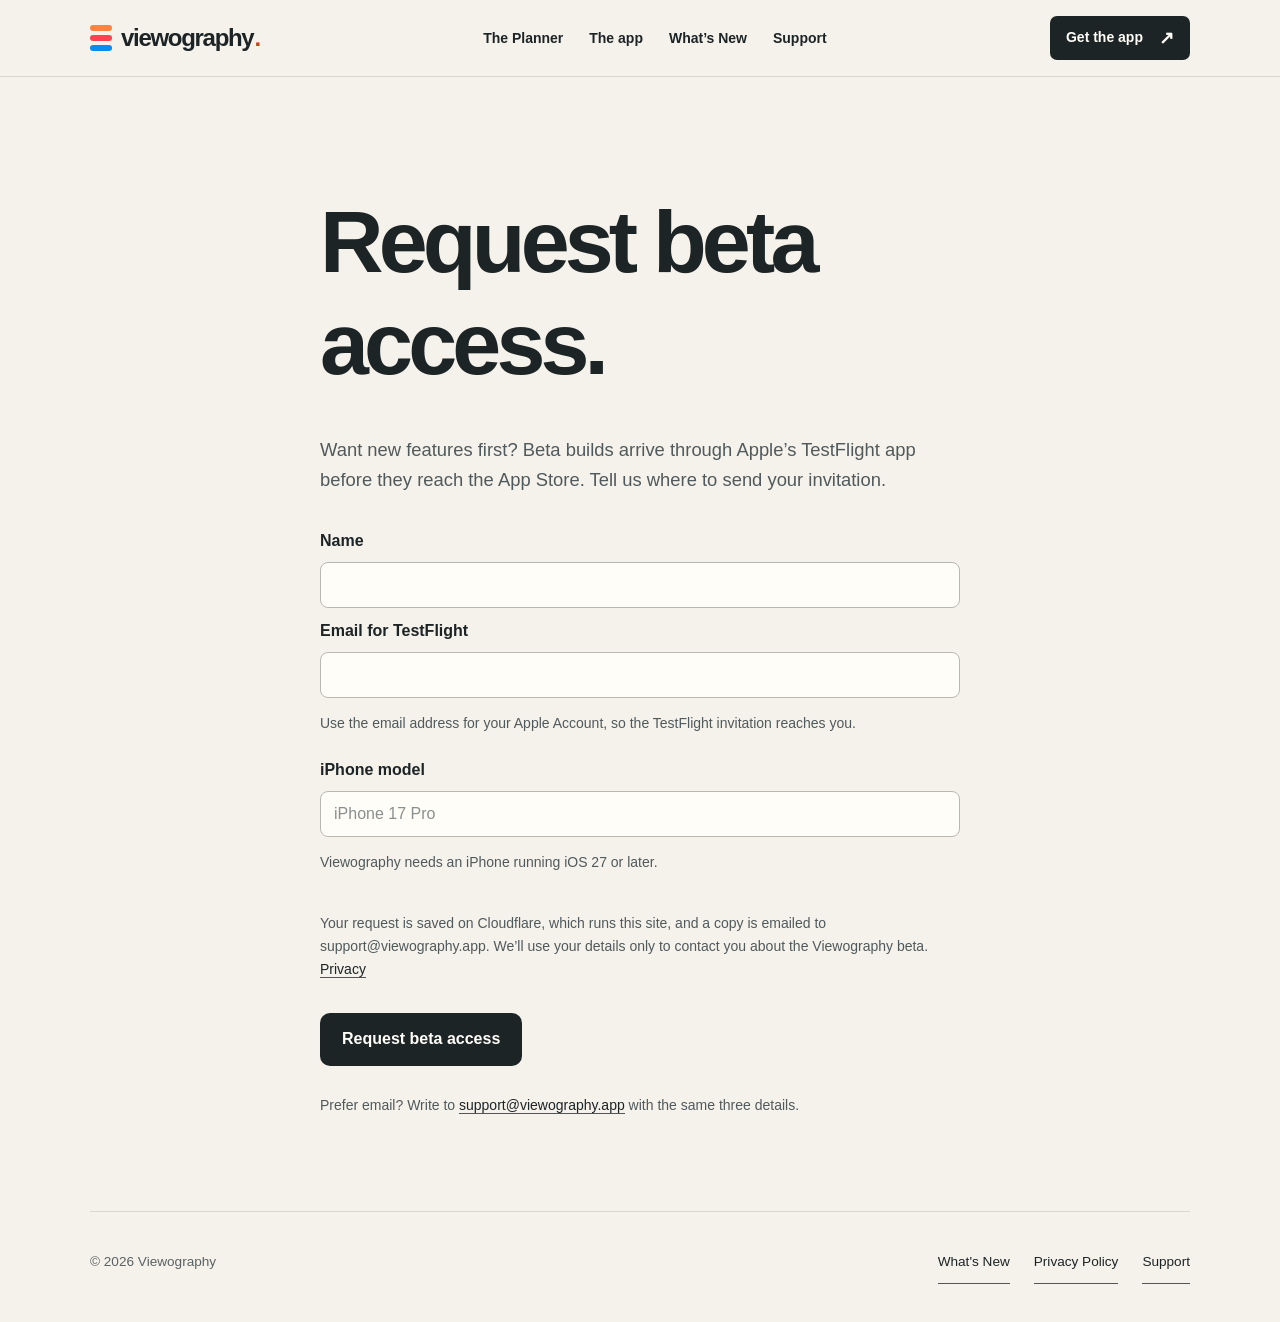
<file: beta/index.html>
<!doctype html><html lang="en"><head><meta charset="utf-8"><meta name="viewport" content="width=device-width,initial-scale=1"><title>Request beta access — Viewography</title><link rel="stylesheet" href="/style.css">  <link rel="canonical" href="https://viewography.app/beta/">
  <link rel="icon" href="/assets/favicon.svg" type="image/svg+xml">
  <link rel="stylesheet" href="/interior.css?v=9">
  <meta name="description" content="Request TestFlight beta access to try new Viewography features on your iPhone before they reach the App Store.">
  <script src="https://challenges.cloudflare.com/turnstile/v0/api.js" async defer></script>
  <script src="/beta.js?v=9" defer></script>
</head><body>
<a class="skip-link" href="#main">Skip to content</a>
<header class="site-header"><div class="wrap"><a class="wordmark" href="/" aria-label="Viewography home"><span class="brand-mark" aria-hidden="true"><i></i><i></i><i></i></span>viewography<span class="wordmark-dot">.</span></a><nav aria-label="Main navigation"><a href="/#planner">The Planner</a><a href="/#features">The app</a><a href="/whats-new/">What’s New</a><a href="/support/">Support</a></nav><a class="button" href="https://apps.apple.com/app/apple-store/id6814292849?pt=129488749&amp;ct=Site&amp;mt=8">Get the app <span aria-hidden="true">↗</span></a></div></header>
<main id="main" class="page beta-page"><h1>Request beta access.</h1><p class="intro">Want new features first? Beta builds arrive through Apple’s TestFlight app before they reach the App Store. Tell us where to send your invitation.</p>
<form id="beta-form">
  <label for="beta-name">Name</label>
  <input id="beta-name" name="name" autocomplete="name" maxlength="120" required>
  <label for="beta-email">Email for TestFlight</label>
  <input id="beta-email" name="email" type="email" autocomplete="email" maxlength="254" aria-describedby="beta-email-help" required>
  <p id="beta-email-help" class="beta-note">Use the email address for your Apple Account, so the TestFlight invitation reaches you.</p>
  <label for="beta-model">iPhone model</label>
  <input id="beta-model" name="model" maxlength="80" placeholder="iPhone 17 Pro" aria-describedby="beta-model-help" required>
  <p id="beta-model-help" class="beta-note">Viewography needs an iPhone running iOS 27 or later.</p>
  <div class="beta-trap" aria-hidden="true"><label for="beta-website">Website</label><input id="beta-website" name="_honey" tabindex="-1" autocomplete="off"></div>
  <div class="cf-turnstile" data-sitekey="0x4AAAAAAGAySa8jjDIBKezM" data-appearance="interaction-only" data-size="flexible"></div>
  <p class="beta-note">Your request is saved on Cloudflare, which runs this site, and a copy is emailed to support@viewography.app. We’ll use your details only to contact you about the Viewography beta. <a href="/privacy/#beta">Privacy</a></p>
  <button class="app-store-button" type="submit">Request beta access</button>
  <p id="beta-status" role="status" aria-live="polite"></p>
</form>
<p class="beta-note">Prefer email? Write to <a href="mailto:support@viewography.app">support@viewography.app</a> with the same three details.</p></main><footer><span>© 2026 Viewography</span><nav><a href="/whats-new/">What's New</a><a href="/privacy/">Privacy Policy</a><a href="/support/">Support</a></nav></footer></body></html>
</file>
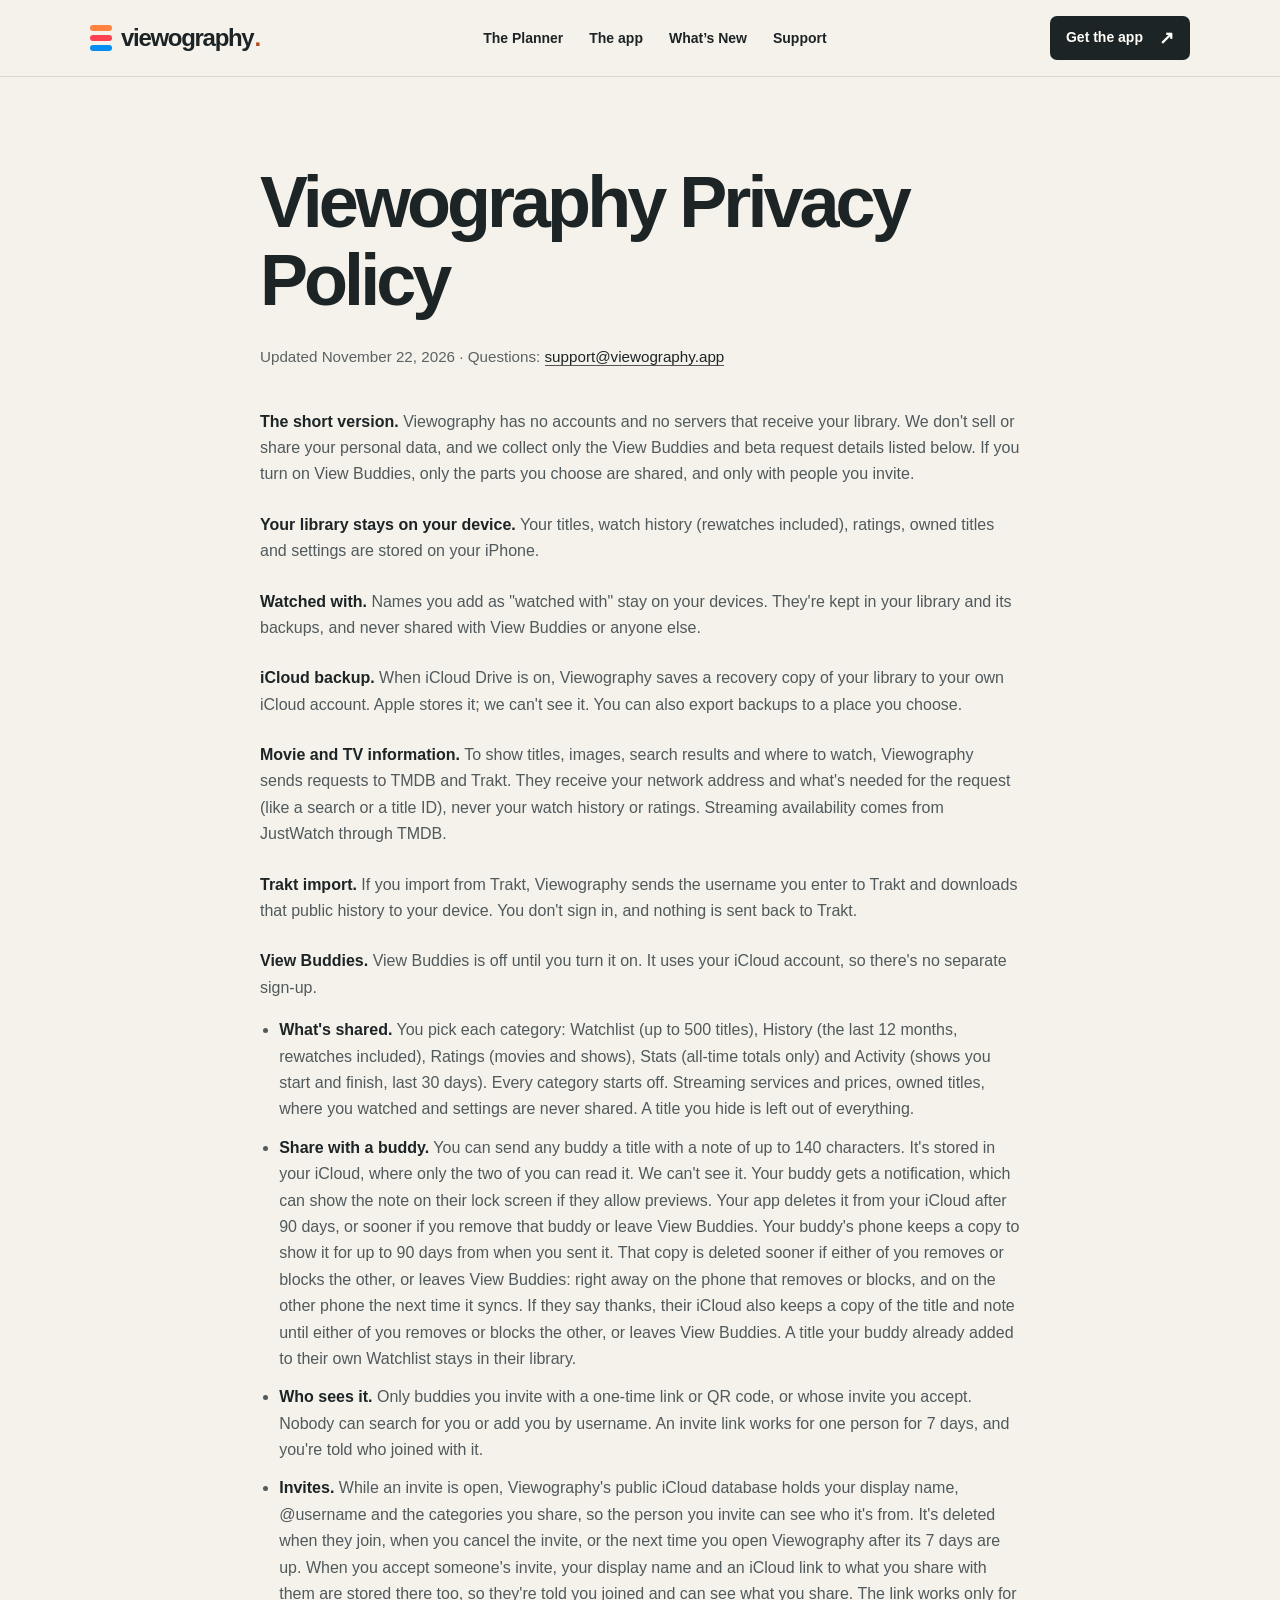
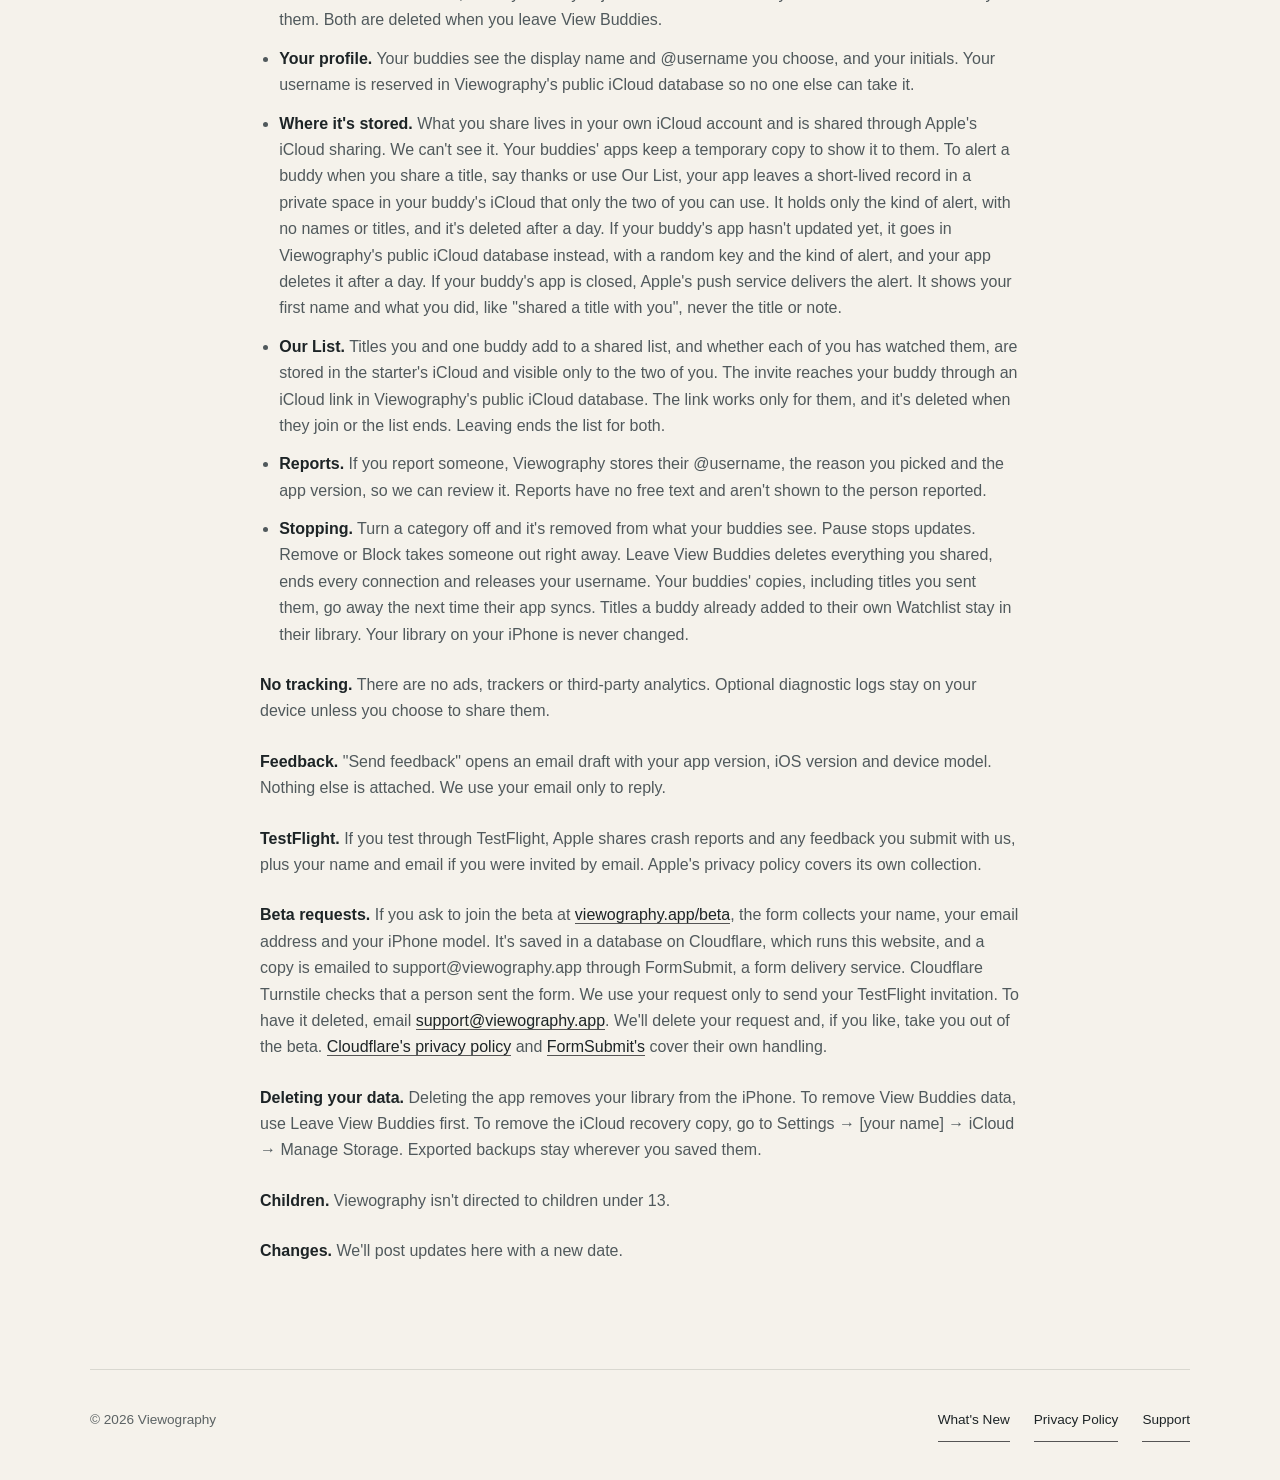
<file: privacy/index.html>
<!doctype html>
<html lang="en">
<head>
  <meta charset="utf-8">
  <meta name="viewport" content="width=device-width,initial-scale=1">
  <title>Privacy Policy — Viewography</title>
  <link rel="stylesheet" href="/style.css">
  <link rel="canonical" href="https://viewography.app/privacy/">
  <link rel="icon" href="/assets/favicon.svg" type="image/svg+xml">
  <link rel="stylesheet" href="/interior.css?v=9">
  <meta name="description" content="How Viewography handles your library, iCloud recovery and optional View Buddies sharing.">
</head>
<body>
<a class="skip-link" href="#main">Skip to content</a>
<header class="site-header"><div class="wrap"><a class="wordmark" href="/" aria-label="Viewography home"><span class="brand-mark" aria-hidden="true"><i></i><i></i><i></i></span>viewography<span class="wordmark-dot">.</span></a><nav aria-label="Main navigation"><a href="/#planner">The Planner</a><a href="/#features">The app</a><a href="/whats-new/">What’s New</a><a href="/support/">Support</a></nav><a class="button" href="https://apps.apple.com/app/apple-store/id6814292849?pt=129488749&amp;ct=Site&amp;mt=8">Get the app <span aria-hidden="true">↗</span></a></div></header>
<main id="main" class="page privacy-page">
    <h1>Viewography Privacy Policy</h1>
    <p class="updated">Updated November 22, 2026 · Questions: <a href="mailto:support@viewography.app">support@viewography.app</a></p>
    <p><strong>The short version.</strong> Viewography has no accounts and no servers that receive your library. We don't sell or share your personal data, and we collect only the View Buddies and beta request details listed below. If you turn on View Buddies, only the parts you choose are shared, and only with people you invite.</p>
    <p><strong>Your library stays on your device.</strong> Your titles, watch history (rewatches included), ratings, owned titles and settings are stored on your iPhone.</p>
    <p><strong>Watched with.</strong> Names you add as "watched with" stay on your devices. They're kept in your library and its backups, and never shared with View Buddies or anyone else.</p>
    <p><strong>iCloud backup.</strong> When iCloud Drive is on, Viewography saves a recovery copy of your library to your own iCloud account. Apple stores it; we can't see it. You can also export backups to a place you choose.</p>
    <p><strong>Movie and TV information.</strong> To show titles, images, search results and where to watch, Viewography sends requests to TMDB and Trakt. They receive your network address and what's needed for the request (like a search or a title ID), never your watch history or ratings. Streaming availability comes from JustWatch through TMDB.</p>
    <p><strong>Trakt import.</strong> If you import from Trakt, Viewography sends the username you enter to Trakt and downloads that public history to your device. You don't sign in, and nothing is sent back to Trakt.</p>
    <p><strong>View Buddies.</strong> View Buddies is off until you turn it on. It uses your iCloud account, so there's no separate sign-up.</p>
    <ul>
      <li><strong>What's shared.</strong> You pick each category: Watchlist (up to 500 titles), History (the last 12 months, rewatches included), Ratings (movies and shows), Stats (all-time totals only) and Activity (shows you start and finish, last 30 days). Every category starts off. Streaming services and prices, owned titles, where you watched and settings are never shared. A title you hide is left out of everything.</li>
      <li><strong>Share with a buddy.</strong> You can send any buddy a title with a note of up to 140 characters. It's stored in your iCloud, where only the two of you can read it. We can't see it. Your buddy gets a notification, which can show the note on their lock screen if they allow previews. Your app deletes it from your iCloud after 90 days, or sooner if you remove that buddy or leave View Buddies. Your buddy's phone keeps a copy to show it for up to 90 days from when you sent it. That copy is deleted sooner if either of you removes or blocks the other, or leaves View Buddies: right away on the phone that removes or blocks, and on the other phone the next time it syncs. If they say thanks, their iCloud also keeps a copy of the title and note until either of you removes or blocks the other, or leaves View Buddies. A title your buddy already added to their own Watchlist stays in their library.</li>
      <li><strong>Who sees it.</strong> Only buddies you invite with a one-time link or QR code, or whose invite you accept. Nobody can search for you or add you by username. An invite link works for one person for 7 days, and you're told who joined with it.</li>
      <li><strong>Invites.</strong> While an invite is open, Viewography's public iCloud database holds your display name, @username and the categories you share, so the person you invite can see who it's from. It's deleted when they join, when you cancel the invite, or the next time you open Viewography after its 7 days are up. When you accept someone's invite, your display name and an iCloud link to what you share with them are stored there too, so they're told you joined and can see what you share. The link works only for them. Both are deleted when you leave View Buddies.</li>
      <li><strong>Your profile.</strong> Your buddies see the display name and @username you choose, and your initials. Your username is reserved in Viewography's public iCloud database so no one else can take it.</li>
      <li><strong>Where it's stored.</strong> What you share lives in your own iCloud account and is shared through Apple's iCloud sharing. We can't see it. Your buddies' apps keep a temporary copy to show it to them. To alert a buddy when you share a title, say thanks or use Our List, your app leaves a short-lived record in a private space in your buddy's iCloud that only the two of you can use. It holds only the kind of alert, with no names or titles, and it's deleted after a day. If your buddy's app hasn't updated yet, it goes in Viewography's public iCloud database instead, with a random key and the kind of alert, and your app deletes it after a day. If your buddy's app is closed, Apple's push service delivers the alert. It shows your first name and what you did, like "shared a title with you", never the title or note.</li>
      <li><strong>Our List.</strong> Titles you and one buddy add to a shared list, and whether each of you has watched them, are stored in the starter's iCloud and visible only to the two of you. The invite reaches your buddy through an iCloud link in Viewography's public iCloud database. The link works only for them, and it's deleted when they join or the list ends. Leaving ends the list for both.</li>
      <li><strong>Reports.</strong> If you report someone, Viewography stores their @username, the reason you picked and the app version, so we can review it. Reports have no free text and aren't shown to the person reported.</li>
      <li><strong>Stopping.</strong> Turn a category off and it's removed from what your buddies see. Pause stops updates. Remove or Block takes someone out right away. Leave View Buddies deletes everything you shared, ends every connection and releases your username. Your buddies' copies, including titles you sent them, go away the next time their app syncs. Titles a buddy already added to their own Watchlist stay in their library. Your library on your iPhone is never changed.</li>
    </ul>
    <p><strong>No tracking.</strong> There are no ads, trackers or third-party analytics. Optional diagnostic logs stay on your device unless you choose to share them.</p>
    <p><strong>Feedback.</strong> "Send feedback" opens an email draft with your app version, iOS version and device model. Nothing else is attached. We use your email only to reply.</p>
    <p><strong>TestFlight.</strong> If you test through TestFlight, Apple shares crash reports and any feedback you submit with us, plus your name and email if you were invited by email. Apple's privacy policy covers its own collection.</p>
    <p id="beta"><strong>Beta requests.</strong> If you ask to join the beta at <a href="/beta/">viewography.app/beta</a>, the form collects your name, your email address and your iPhone model. It's saved in a database on Cloudflare, which runs this website, and a copy is emailed to support@viewography.app through FormSubmit, a form delivery service. Cloudflare Turnstile checks that a person sent the form. We use your request only to send your TestFlight invitation. To have it deleted, email <a href="mailto:support@viewography.app">support@viewography.app</a>. We'll delete your request and, if you like, take you out of the beta. <a href="https://www.cloudflare.com/privacypolicy/">Cloudflare's privacy policy</a> and <a href="https://formsubmit.co/privacy.pdf">FormSubmit's</a> cover their own handling.</p>
    <p><strong>Deleting your data.</strong> Deleting the app removes your library from the iPhone. To remove View Buddies data, use Leave View Buddies first. To remove the iCloud recovery copy, go to Settings → [your name] → iCloud → Manage Storage. Exported backups stay wherever you saved them.</p>
    <p><strong>Children.</strong> Viewography isn't directed to children under 13.</p>
    <p><strong>Changes.</strong> We'll post updates here with a new date.</p>
  </main>
  <footer>
    <span>© 2026 Viewography</span>
    <nav><a href="/whats-new">What's New</a><a href="/privacy" aria-current="page">Privacy Policy</a><a href="/support.html">Support</a></nav>
  </footer>
</body>
</html>
</file>
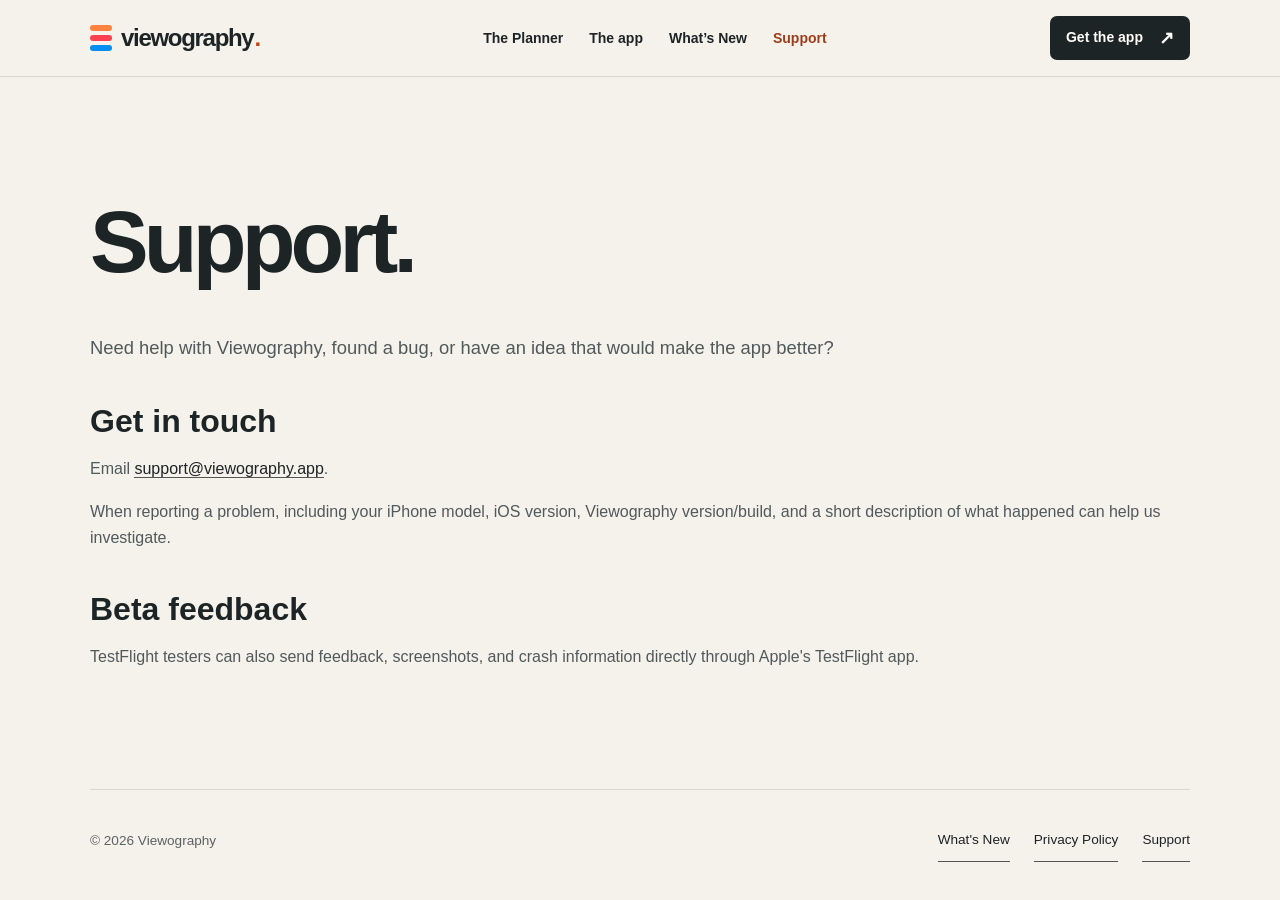
<file: support/index.html>
<!doctype html><html lang="en"><head><meta charset="utf-8"><meta name="viewport" content="width=device-width,initial-scale=1"><title>Support — Viewography</title><link rel="stylesheet" href="/style.css">  <link rel="canonical" href="https://viewography.app/support/">
  <link rel="icon" href="/assets/favicon.svg" type="image/svg+xml">
  <link rel="stylesheet" href="/interior.css?v=9">
  <meta name="description" content="Get help with Viewography for iPhone, streaming planning, your library and View Buddies.">
</head><body>
<a class="skip-link" href="#main">Skip to content</a>
<header class="site-header"><div class="wrap"><a class="wordmark" href="/" aria-label="Viewography home"><span class="brand-mark" aria-hidden="true"><i></i><i></i><i></i></span>viewography<span class="wordmark-dot">.</span></a><nav aria-label="Main navigation"><a href="/#planner">The Planner</a><a href="/#features">The app</a><a href="/whats-new/">What’s New</a><a href="/support/" aria-current="page">Support</a></nav><a class="button" href="https://apps.apple.com/app/apple-store/id6814292849?pt=129488749&amp;ct=Site&amp;mt=8">Get the app <span aria-hidden="true">↗</span></a></div></header>
<main id="main" class="page"><h1>Support.</h1><p class="intro">Need help with Viewography, found a bug, or have an idea that would make the app better?</p><h2>Get in touch</h2><p>Email <a href="mailto:support@viewography.app">support@viewography.app</a>.</p><p>When reporting a problem, including your iPhone model, iOS version, Viewography version/build, and a short description of what happened can help us investigate.</p><h2>Beta feedback</h2><p>TestFlight testers can also send feedback, screenshots, and crash information directly through Apple's TestFlight app.</p></main><footer><span>© 2026 Viewography</span><nav><a href="/whats-new/">What's New</a><a href="/privacy/">Privacy Policy</a><a href="/support/">Support</a></nav></footer></body></html>
</file>
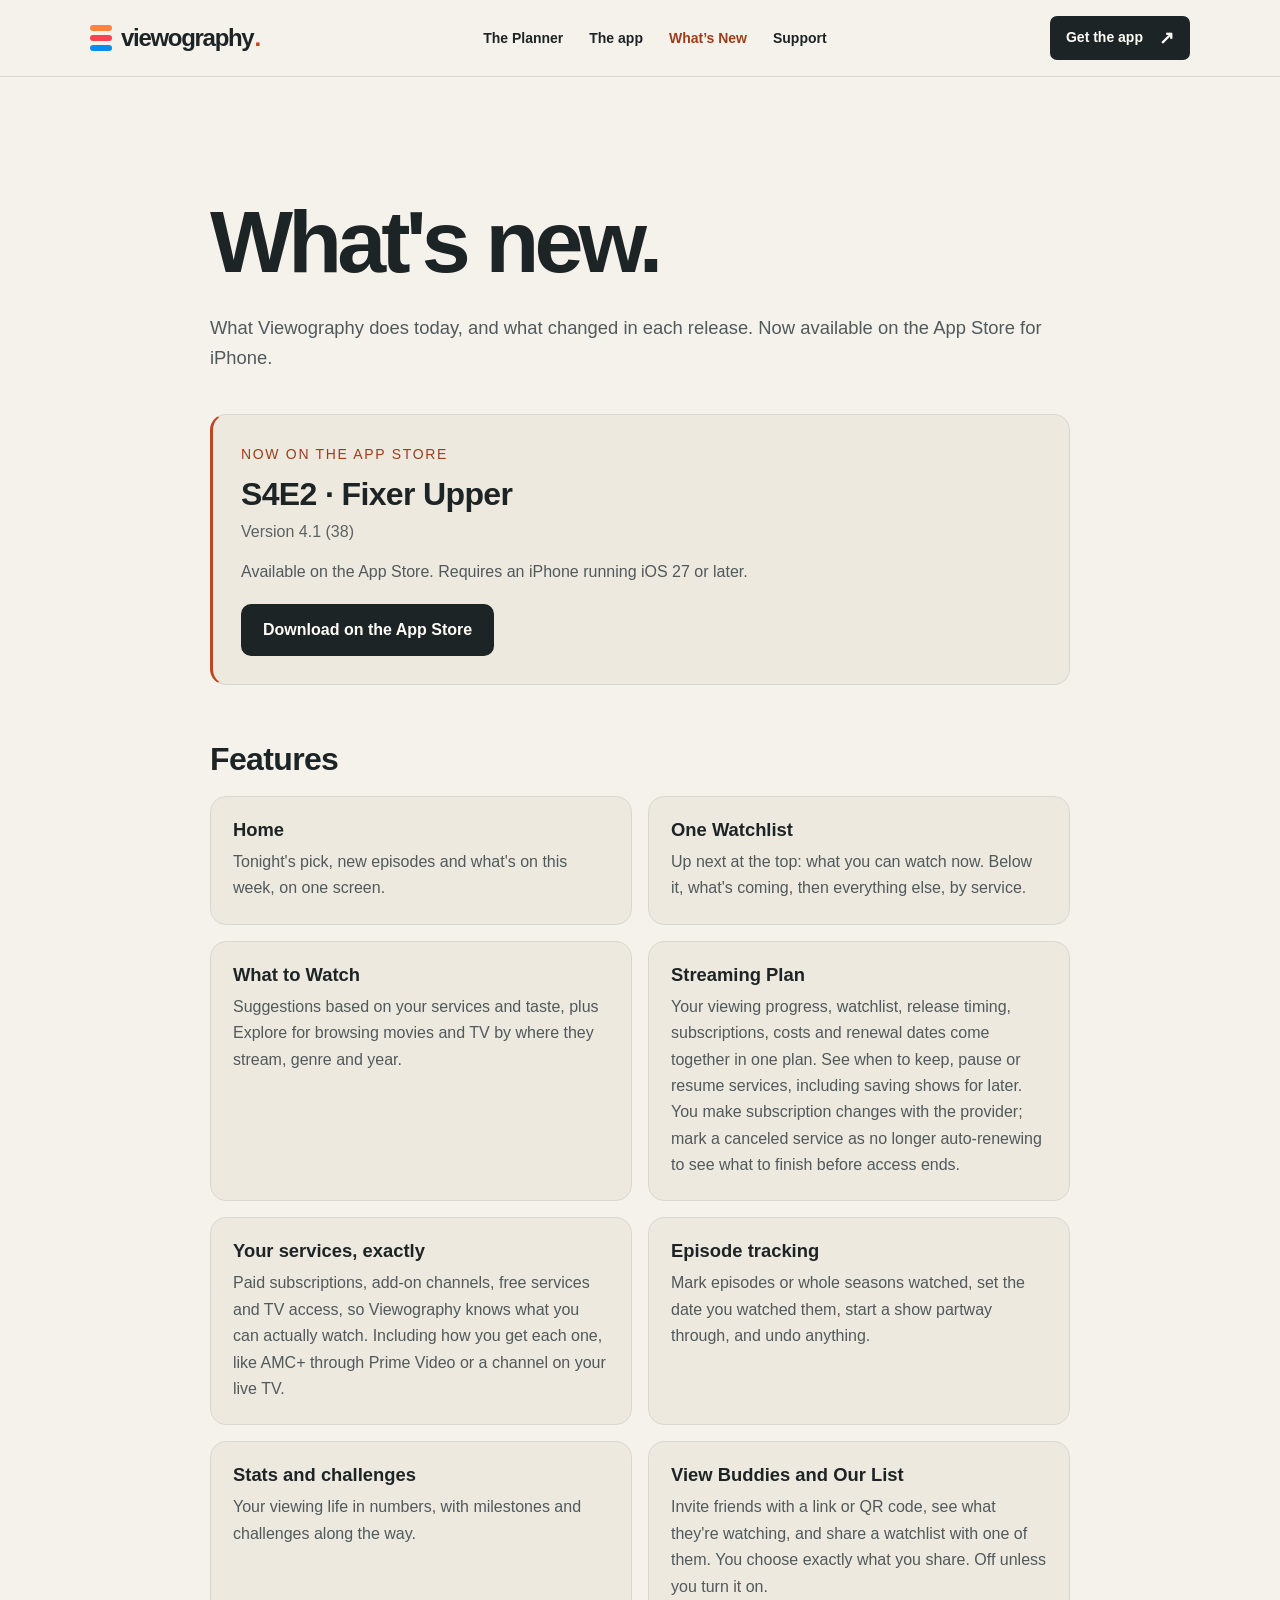
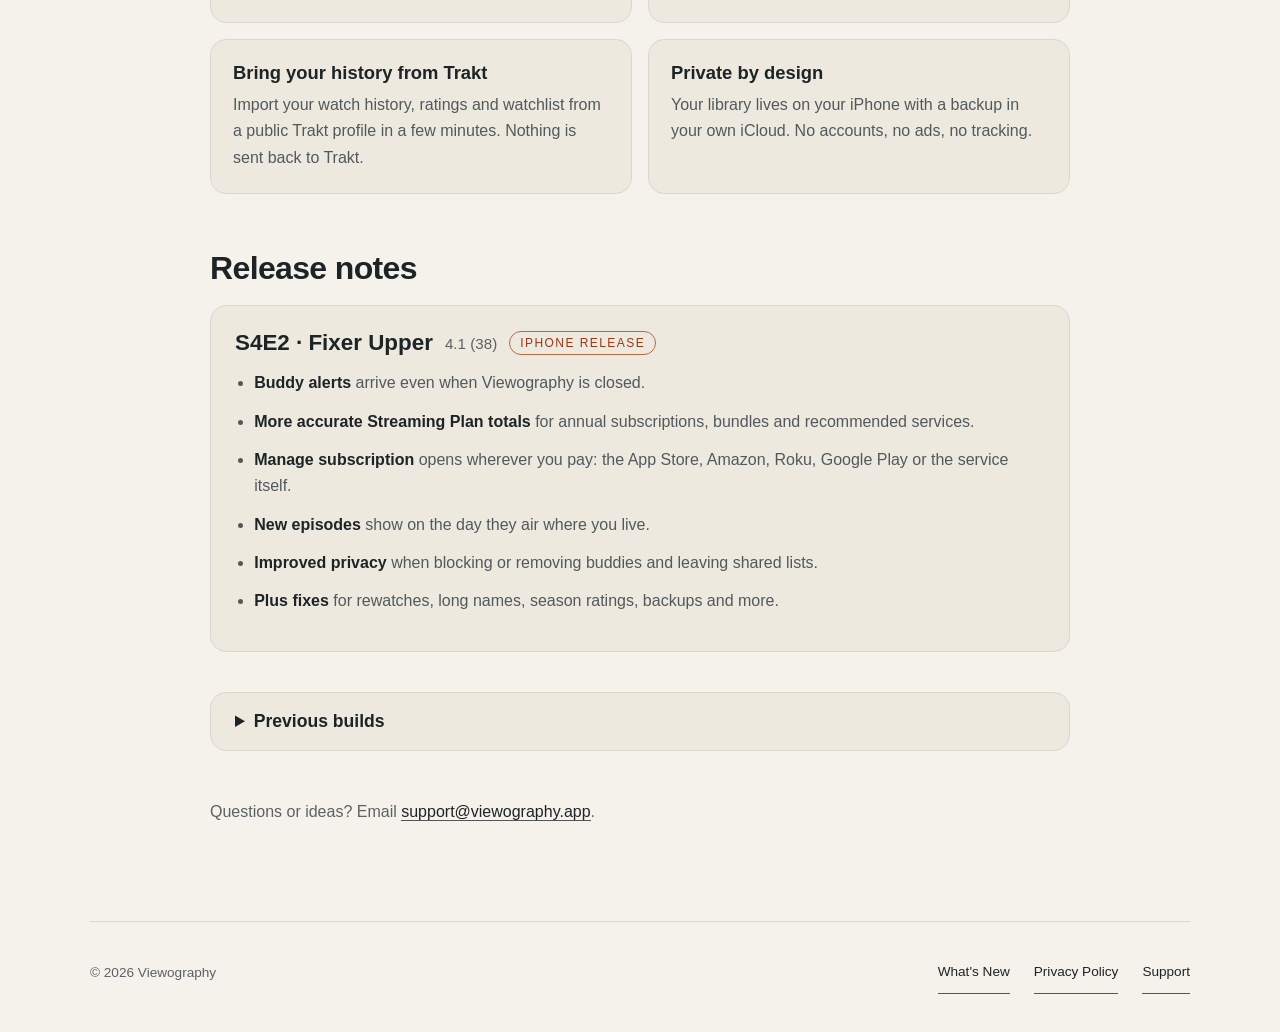
<file: whats-new/index.html>
<!doctype html>
<html lang="en">
<head>
  <meta charset="utf-8">
  <meta name="viewport" content="width=device-width,initial-scale=1">
  <title>Features &amp; Release Notes — Viewography</title>
  <meta name="description" content="Explore Viewography for iPhone: streaming planning, movie and TV tracking, discovery, shared watchlists, and release notes.">
  <link rel="stylesheet" href="/style.css">
  <link rel="canonical" href="https://viewography.app/whats-new/">
  <link rel="icon" href="/assets/favicon.svg" type="image/svg+xml">
  <link rel="stylesheet" href="/interior.css?v=9">
</head>
<body>
<a class="skip-link" href="#main">Skip to content</a>
<header class="site-header"><div class="wrap"><a class="wordmark" href="/" aria-label="Viewography home"><span class="brand-mark" aria-hidden="true"><i></i><i></i><i></i></span>viewography<span class="wordmark-dot">.</span></a><nav aria-label="Main navigation"><a href="/#planner">The Planner</a><a href="/#features">The app</a><a href="/whats-new/" aria-current="page">What’s New</a><a href="/support/">Support</a></nav><a class="button" href="https://apps.apple.com/app/apple-store/id6814292849?pt=129488749&amp;ct=Site&amp;mt=8">Get the app <span aria-hidden="true">↗</span></a></div></header>
<main id="main" class="page notes-page">
    <h1>What's new.</h1>
    <p class="intro">What Viewography does today, and what changed in each release. Now available on the App Store for iPhone.</p>

    <section class="current-build" aria-labelledby="current-heading">
      <p class="beta-label">Now on the App Store</p>
      <h2 id="current-heading">S4E2 · Fixer Upper</h2>
      <p class="build-number">Version 4.1 (38)</p>
      <p>Available on the App Store. Requires an iPhone running iOS 27 or later.</p>
      <a class="app-store-button" href="https://apps.apple.com/app/apple-store/id6814292849?pt=129488749&amp;ct=Site&amp;mt=8">Download on the App Store</a>
    </section>

    <section aria-labelledby="features-heading">
      <h2 id="features-heading">Features</h2>
      <div class="feature-grid">
        <article class="feature">
          <h3>Home</h3>
          <p>Tonight's pick, new episodes and what's on this week, on one screen.</p>
        </article>
        <article class="feature">
          <h3>One Watchlist</h3>
          <p>Up next at the top: what you can watch now. Below it, what's coming, then everything else, by service.</p>
        </article>
        <article class="feature">
          <h3>What to Watch</h3>
          <p>Suggestions based on your services and taste, plus Explore for browsing movies and TV by where they stream, genre and year.</p>
        </article>
        <article class="feature">
          <h3>Streaming Plan</h3>
          <p>Your viewing progress, watchlist, release timing, subscriptions, costs and renewal dates come together in one plan. See when to keep, pause or resume services, including saving shows for later. You make subscription changes with the provider; mark a canceled service as no longer auto-renewing to see what to finish before access ends.</p>
        </article>
        <article class="feature">
          <h3>Your services, exactly</h3>
          <p>Paid subscriptions, add-on channels, free services and TV access, so Viewography knows what you can actually watch. Including how you get each one, like AMC+ through Prime Video or a channel on your live TV.</p>
        </article>
        <article class="feature">
          <h3>Episode tracking</h3>
          <p>Mark episodes or whole seasons watched, set the date you watched them, start a show partway through, and undo anything.</p>
        </article>
        <article class="feature">
          <h3>Stats and challenges</h3>
          <p>Your viewing life in numbers, with milestones and challenges along the way.</p>
        </article>
        <article class="feature">
          <h3>View Buddies and Our List</h3>
          <p>Invite friends with a link or QR code, see what they're watching, and share a watchlist with one of them. You choose exactly what you share. Off unless you turn it on.</p>
        </article>
        <article class="feature">
          <h3>Bring your history from Trakt</h3>
          <p>Import your watch history, ratings and watchlist from a public Trakt profile in a few minutes. Nothing is sent back to Trakt.</p>
        </article>
        <article class="feature">
          <h3>Private by design</h3>
          <p>Your library lives on your iPhone with a backup in your own iCloud. No accounts, no ads, no tracking.</p>
        </article>
      </div>
    </section>

    <section aria-labelledby="notes-heading">
      <h2 id="notes-heading">Release notes</h2>

      <article class="release">
        <div class="release-head">
          <h3>S4E2 · Fixer Upper</h3>
          <span class="build-number">4.1 (38)</span>
          <span class="release-tag">iPhone release</span>
        </div>
        <ul class="notes-list">
          <li><strong>Buddy alerts</strong> arrive even when Viewography is closed.</li>
          <li><strong>More accurate Streaming Plan totals</strong> for annual subscriptions, bundles and recommended services.</li>
          <li><strong>Manage subscription</strong> opens wherever you pay: the App Store, Amazon, Roku, Google Play or the service itself.</li>
          <li><strong>New episodes</strong> show on the day they air where you live.</li>
          <li><strong>Improved privacy</strong> when blocking or removing buddies and leaving shared lists.</li>
          <li><strong>Plus fixes</strong> for rewatches, long names, season ratings, backups and more.</li>
        </ul>
      </article>
    </section>

    <details class="previous-builds">
      <summary>Previous builds</summary>
      <article class="release">
        <div class="release-head">
          <h3>S4E1 · Ready Player One</h3>
          <span class="build-number">4.0 (37)</span>
          <span class="release-tag">iPhone release</span>
        </div>
        <ul class="notes-list">
          <li><strong>Home comes first.</strong> What's up next, what's leaving and what's new, on one screen.</li>
          <li><strong>One Watchlist.</strong> Up Next and Watchlist are now one tab. Up next sits at the top.</li>
          <li><strong>Search with filters.</strong> In What to Watch, search opens Explore: pick a service, genre or year.</li>
          <li><strong>Your services, exactly.</strong> Tell us how you get a service, like AMC+ through Prime Video. Live TV counts too.</li>
          <li><strong>Services that end.</strong> Turn off Auto-renew and the Plan shows what to finish before it ends.</li>
          <li><strong>Share with any buddy.</strong> Send a title to any buddy, with or without an Our List.</li>
        </ul>
      </article>
      <article class="release">
        <div class="release-head">
          <h3>S3E4 · You've Got Mail</h3>
          <span class="build-number">3.0 (34)</span>
          <span class="release-tag">Apple iOS beta</span>
        </div>
        <ul class="notes-list">
          <li><strong>Pick for tonight.</strong> Tap ✨ on Up Next, Watchlist or What to Watch. Choose what, how long and who, and get three picks.</li>
          <li><strong>Share a title.</strong> The share arrow on a title page sends a card with your rating and a link.</li>
          <li><strong>Share with a buddy.</strong> Send a title, with a note, to a buddy you have an Our List with.</li>
          <li><strong>A bell for your buddies.</strong> Invites, shared titles and thanks land in Activity, with a notification.</li>
          <li><strong>History by date.</strong> In History's filters, pick From and To. The list changes right away.</li>
          <li><strong>Buddies stay connected.</strong> After you remove a buddy or leave View Buddies, inviting again reconnects you.</li>
        </ul>
      </article>
      <article class="release">
        <div class="release-head">
          <h3>S3E3 · Speed</h3>
          <span class="build-number">3.0 (32)</span>
          <span class="release-tag">Apple iOS beta</span>
        </div>
        <ul class="notes-list">
          <li><strong>More in one tap.</strong> On a title page, More opens one list, with each action once.</li>
          <li><strong>Straight to your episodes.</strong> Set your watch progress opens the episode list right away.</li>
          <li><strong>Rate in quarter stars.</strong> In Rate Your Library, pick how full the star is, then tap Save.</li>
          <li><strong>Fold and keep your place.</strong> On iPhone Duo, a title page stays open when you fold or unfold.</li>
          <li><strong>Also fixed:</strong> your iCloud backup copy keeps updating after moving between builds.</li>
        </ul>
      </article>
      <article class="release">
        <div class="release-head">
          <h3>S3E2 · Catch Me If You Can</h3>
          <span class="build-number">3.0 (31)</span>
          <span class="release-tag">Apple iOS beta</span>
        </div>
        <ul class="notes-list">
          <li><strong>Canada, UK and Australia.</strong> Choose your region in Settings. Services, where to watch and prices follow it, in your currency.</li>
          <li><strong>One Watched button.</strong> One tap marks a movie watched, or a show Completed or Caught Up. Undo is right there.</li>
          <li><strong>Set your watch progress.</strong> Pick the last episode you watched, from a season grid and an episode list.</li>
          <li><strong>Your title page shows where you are:</strong> Watching · 1 of 8, Caught Up, Completed or Dropped. Dropped a show? Resume watching from its card.</li>
          <li><strong>Up Next.</strong> The watched circle sits next to the episode, off the poster.</li>
          <li><strong>New episodes sooner.</strong> Shows you're caught up on pick up new episodes within hours, not days.</li>
          <li><strong>View Buddies invites.</strong> Pasting or scanning an invite link works reliably.</li>
        </ul>
      </article>
      <article class="release">
        <div class="release-head">
          <h3>S3E1 · Everything Everywhere All at Once</h3>
          <span class="build-number">3.0 (30)</span>
          <span class="release-tag">Apple iOS beta</span>
        </div>
        <ul class="notes-list">
          <li><strong>A plan for your services.</strong> Set what you want to spend each month. Plan works out what to pause and when to come back, and tells you what waits.</li>
          <li><strong>Your month at a glance.</strong> See when your shows air and when to make a change. Tap a day to open your service or mark it done.</li>
          <li><strong>Up Next as a TV guide.</strong> Switch Up Next to Guide to scroll your services like channels, with free channels at the bottom.</li>
          <li><strong>Watch first.</strong> Up Next and your Watchlist put first the shows on a service that's about to pause.</li>
          <li><strong>Also new:</strong> rewatch anything, tag the View Buddies you watched with, quarter stars, the Me tab, a History you can slice and dice, and Light mode.</li>
        </ul>
      </article>
      <article class="release">
        <div class="release-head">
          <h3>S2E8 · Friends</h3>
          <span class="build-number">2.0 (28)</span>
          <span class="release-tag">Apple iOS beta</span>
        </div>
        <ul class="notes-list">
          <li><strong>View Buddies.</strong> Invite friends with a link or QR code, see what they're watching, and choose exactly what you share. Off unless you turn it on.</li>
          <li><strong>Our List.</strong> A watchlist you share with one buddy, right in your Watchlist.</li>
          <li><strong>Plan tab.</strong> Your Streaming Plan has its own tab: see which services to keep and which to pause.</li>
          <li><strong>The Me tab.</strong> Stats is now Me, with your Buddies and Settings.</li>
          <li><strong>Search people and genres.</strong> Find an actor or director, or type a genre like rom-com.</li>
          <li><strong>Smoother and safer.</strong> Smoother scrolling, What to Watch rows that refill as you watch, faster actor pages, and a way to replace your iCloud copy if backups pause after restoring a smaller backup.</li>
          <li>Fixes for a crash while posters load, See More, and long-pressing shows that haven't aired.</li>
        </ul>
      </article>
      <article class="release">
        <div class="release-head">
          <h3>S2E7 · Home Alone</h3>
          <span class="build-number">2.0 (25)</span>
          <span class="release-tag">Apple iOS beta</span>
        </div>
        <ul class="notes-list">
          <li><strong>What's New in the app.</strong> After an update, a short screen shows what changed.</li>
          <li><strong>Up Next your way.</strong> Choose whether TV or movies comes first.</li>
          <li><strong>Streaming Services.</strong> Every tab works like Paid. Price a live TV service, or remove one you dropped.</li>
          <li><strong>Change a watch date</strong> on episodes too, and the calendar moves between months.</li>
          <li><strong>Skipped seasons</strong> list their episodes, crossed out.</li>
          <li><strong>Bigger screens and landscape.</strong> Two-pane title pages, more posters in Explore and full backdrops.</li>
          <li><strong>Safer backups.</strong> Your iCloud recovery copy is protected while a new install is still downloading it, and "start from season 3" now survives backups.</li>
          <li><strong>Support Viewography.</strong> An optional tip jar in Settings. Tips are free while in TestFlight.</li>
          <li>Fixes for Mark Watched from Explore, unwatching episodes on shows split into seasons, rating Undo, See More, search and large CSV imports.</li>
        </ul>
      </article>
      <article class="release">
        <div class="release-head">
          <h3>S2E6 · Saturday Night Live</h3>
          <span class="build-number">2.0 (24)</span>
          <span class="release-tag">Apple iOS beta</span>
        </div>
        <ul class="notes-list">
          <li><strong>Live TV.</strong> Add YouTube TV, Hulu + Live TV, DirecTV Stream, Fubo, Sling or Philo, your cable or satellite provider, or an antenna. Viewography knows their channels and shows where to watch, like "YouTube TV · Food Network". Your streaming services always come first.</li>
          <li><strong>A simpler where-to-watch.</strong> The main answer first, then only the services you have, with everything else under "More ways to watch".</li>
          <li><strong>Rating takes a deliberate tap.</strong> Stars no longer change when you scroll past them. Tap Rate, pick your stars and save, with Undo.</li>
          <li><strong>Watchlist knows what's next.</strong> Shows you're caught up on sit second, sorted by the next episode: Today, Tomorrow, In 3 days, or Next season.</li>
          <li><strong>Up Next opens faster,</strong> with your movies there right away.</li>
            <li><strong>What to Watch fills in faster</strong> as you scroll, with the next rows loading before you reach them.</li>
          <li>Poster captions name just the service, like "HBO Max".</li>
          <li>Shows that are a season of another show on TMDB, like The Traitors: New Blood, can be matched to that season, keeping your history.</li>
          <li>Fixes for posters flashing their title when tapped, the Done button covering rows, and logos.</li>
        </ul>
      </article>
      <article class="release">
        <div class="release-head">
          <h3>S2E5 · Everything Everywhere All at Once</h3>
          <span class="build-number">2.0 (23)</span>
          <span class="release-tag">Apple iOS beta</span>
        </div>
        <ul class="notes-list">
          <li><strong>Watch Later.</strong> Keep a title on your Watchlist but out of Up Next, in its own Watch Later rows. Watching it, or removing Watch Later, brings it back.</li>
          <li><strong>Where each episode streams.</strong> When a show is split across services, Viewography shows where the episode you're up to can be watched, including new episodes on networks through TV Access.</li>
          <li><strong>Episode details.</strong> Tap an episode for its image, summary, cast and crew, and where to watch it. Tap anyone for their filmography. New episodes from the last 14 days are marked NEW.</li>
          <li><strong>A redesigned Explore.</strong> One row of filters for where it streams, genre and year, with results you can watch in the US.</li>
          <li>Up Next fits on one screen on current iPhones.</li>
          <li>After an import, Up Next fills in first, and a large library finishes in minutes instead of hours.</li>
          <li>Long-running shows load every season, and you can mark a season unwatched.</li>
        </ul>
      </article>
      <article class="release">
        <div class="release-head">
          <h3>S2E4 · Back to the Future</h3>
          <span class="build-number">2.0 (22)</span>
          <span class="release-tag">Apple iOS beta</span>
        </div>
        <ul class="notes-list">
          <li>Trakt import is easier: find it anytime in Settings, paste your profile link or type your username (underscores work), and get clear help if your profile is private. The last step now says exactly what it will add.</li>
          <li>While a big import fills in, Up Next and Watchlist show "Getting your library ready" with progress.</li>
          <li>Settings is organized into simple panels.</li>
          <li>Streaming services have a new Add-ons tab for channels you get through Prime Video, Apple TV or Roku. Network apps like Bravo, FX and TCM now sit under TV Access.</li>
          <li>"Find more" on Up Next opens just that kind of title, with a button for all of What to Watch.</li>
          <li>Long titles fit neatly on posters.</li>
          <li>Watchlist shows "Checking availability…" while it checks, and movies in theaters move out of "Availability to check" more reliably.</li>
          <li>Movies that aren't out yet no longer offer Watched At or Owned.</li>
          <li>Viewography is now iPhone only.</li>
        </ul>
      </article>
    </details>

    <p class="muted notes-footer">Questions or ideas? Email <a href="mailto:support@viewography.app">support@viewography.app</a>.</p>
  </main>
<footer>
    <span>© 2026 Viewography</span>
    <nav><a href="/whats-new" aria-current="page">What's New</a><a href="/privacy">Privacy Policy</a><a href="/support.html">Support</a></nav>
  </footer>

</body>
</html>
</file>
<file: style.css>
:root{color-scheme:dark;--bg:#07090d;--fg:#f5f3ed;--muted:#9ca1aa;--line:#292d35;--orange:#ff7f2a;--red:#ff3f50;--blue:#078df2}*{box-sizing:border-box}html,body{margin:0;min-height:100%;background:var(--bg);color:var(--fg);font-family:-apple-system,BlinkMacSystemFont,"Segoe UI",sans-serif}body{min-height:100vh;display:flex;flex-direction:column;overflow-x:hidden}.hero,.page{width:min(1100px,calc(100% - 48px));margin:auto}.hero{padding:9vh 0 0}.brand-lockup{width:100%;margin:0 0 64px}.brand{display:flex;align-items:center;justify-content:center;width:100%;white-space:nowrap;color:var(--fg);font-size:clamp(3.2rem,8vw,6.25rem);line-height:.92;font-weight:900;letter-spacing:-.035em}.brand-view{font-weight:900;letter-spacing:-.055em}.brand-ography{font-weight:300;letter-spacing:-.055em;margin-left:.015em}.brand-e{width:.58em;height:.68em;display:flex;flex-direction:column;justify-content:space-between;margin:0 .02em}.brand-e i{display:block;width:100%;height:.19em;border-radius:999px}.brand-e i:nth-child(1){background:var(--orange)}.brand-e i:nth-child(2){background:var(--red)}.brand-e i:nth-child(3){background:var(--blue)}.brand-actions{display:grid;grid-template-columns:1fr 1px 1fr 1px 1.2fr;align-items:center;width:min(780px,100%);margin:36px auto 0}.brand-action{min-width:0;display:flex;flex-direction:column;align-items:center;gap:10px;color:#e7e7e5;text-transform:uppercase;letter-spacing:.2em;font-size:.8rem;white-space:nowrap}.brand-action svg{display:block;width:42px;height:42px;fill:none;stroke-width:4;stroke-linecap:round;stroke-linejoin:round}.brand-action .reel{fill:var(--orange);stroke:var(--orange)}.brand-action .reel circle:not(:first-child){fill:var(--bg);stroke:none}.brand-action .search-icon{stroke:#fff}.brand-action .screen-icon{stroke:var(--blue)}.action-divider{display:block;width:1px;height:76px;background:#5c6168}.hero h1{font-size:clamp(4rem,11vw,8rem);line-height:.86;letter-spacing:-.065em;margin:0;max-width:850px}h2{font-size:2rem;margin:2.5rem 0 .7rem}p,li{color:#c5c8cf;line-height:1.65}.lede{font-size:clamp(1.1rem,2.4vw,1.45rem);max-width:650px;margin:36px 0}.rule{height:1px;background:linear-gradient(90deg,var(--orange),var(--red),var(--blue),transparent);max-width:700px}.coming{font-size:.9rem;letter-spacing:.12em;text-transform:uppercase;margin-top:18px}.app-stage{position:relative;height:500px;margin-top:50px;overflow:hidden;isolation:isolate}.app-stage:after{content:"";position:absolute;left:0;right:0;bottom:0;height:20%;background:linear-gradient(transparent,var(--bg));z-index:4;pointer-events:none}.stage-glow{position:absolute;width:44%;height:56%;bottom:1%;filter:blur(65px);opacity:.32;border-radius:50%;z-index:0}.orange-glow{left:-4%;background:var(--orange)}.blue-glow{right:-4%;background:var(--blue)}.phone-card{position:absolute;bottom:-38px;width:min(300px,35vw);margin:0;z-index:2;filter:drop-shadow(0 30px 45px rgba(0,0,0,.68))}.phone-left{left:20%;transform:rotate(-7deg)}.phone-right{right:20%;transform:rotate(7deg)}.phone-shell{padding:7px;border:1px solid #383d46;border-radius:38px;background:linear-gradient(145deg,#171a1f,#080a0d);box-shadow:inset 0 1px 0 rgba(255,255,255,.13);overflow:hidden}.phone-shell img{display:block;width:100%;height:auto;border-radius:31px;background:#000}.page{padding:80px 0}.page h1{font-size:clamp(3rem,8vw,5.5rem);margin-bottom:40px}.page .intro{font-size:1.15rem}.updated{color:var(--muted);font-size:.9rem;margin-bottom:40px}a{color:var(--fg);text-decoration:none;border-bottom:1px solid #555}a:hover{color:var(--blue)}footer{width:min(1100px,calc(100% - 48px));margin:0 auto;padding:28px 0 38px;border-top:1px solid var(--line);display:flex;justify-content:space-between;color:var(--muted);font-size:.85rem}footer nav{display:flex;gap:24px}@media(max-width:600px){.hero,.page{width:calc(100% - 44px)}.hero{padding-top:9vh}.brand-lockup{margin-bottom:52px}.brand{font-size:10.65vw;letter-spacing:0;transform:none;justify-content:center;width:calc(100% + 44px);margin-left:-22px;margin-right:-22px}.brand-view{letter-spacing:.015em}.brand-ography{letter-spacing:-.035em;margin-left:.015em}.brand-e{width:.62em;margin:0 .018em}.brand-actions{grid-template-columns:1fr 1px 1fr 1px 1.18fr;width:100%;margin-top:31px}.brand-action{font-size:2.45vw;letter-spacing:.105em;gap:8px}.brand-action svg{width:31px;height:31px;stroke-width:3.5}.action-divider{height:55px}.hero h1{font-size:16.5vw}.lede{margin-top:30px}.app-stage{height:420px;margin-left:-22px;margin-right:-22px;margin-top:42px}.app-stage .stage-glow{filter:blur(50px);opacity:.38}.phone-card{width:49vw;bottom:-24px}.phone-left{left:3%;transform:rotate(-7deg)}.phone-right{right:3%;transform:rotate(7deg)}.phone-shell{padding:5px;border-radius:28px}.phone-shell img{border-radius:23px}footer{gap:20px;flex-direction:column}}
.privacy-page{max-width:760px}.privacy-page h1{font-size:clamp(2.5rem,7vw,4.5rem);line-height:1.08;letter-spacing:-.035em;margin-top:32px;margin-bottom:24px}.privacy-page>p:not(.updated){font-size:1rem;margin:0 0 24px}.privacy-page strong{color:var(--fg)}.privacy-page .updated{font-size:.95rem}.privacy-page ul{margin:-8px 0 24px;padding-left:1.2em}.privacy-page li{font-size:1rem;margin:0 0 12px}

.beta-invitation{display:flex;align-items:center;justify-content:space-between;gap:32px;padding:28px;margin-top:32px;border:1px solid var(--line);border-left:3px solid var(--blue);border-radius:16px;background:#10151e}.beta-label{color:var(--blue);font-size:.875rem;letter-spacing:.12em;text-transform:uppercase;margin:0 0 10px}.beta-invitation h2{font-size:clamp(1.7rem,4vw,2.2rem);margin:0 0 10px;letter-spacing:-.025em}.beta-invitation p:not(.beta-label){max-width:570px;margin:0}.beta-button{background:var(--blue);color:#fff;border:0;border-radius:10px;padding:15px 22px;font:inherit;font-weight:650;cursor:pointer;white-space:nowrap}.beta-button:hover{background:#087dd4}.beta-button:disabled{opacity:.6;cursor:wait}button:focus-visible,input:focus-visible{outline:3px solid var(--orange);outline-offset:4px}#beta-panel{background:#10151e;color:var(--fg);border:1px solid var(--line);border-radius:20px;padding:36px;width:min(520px,calc(100% - 32px));max-height:calc(100dvh - 32px);overflow:auto}#beta-panel::backdrop{background:rgba(0,0,0,.8)}#beta-panel h2{margin:0;font-size:2rem;line-height:1.2}.beta-close{position:absolute;right:12px;top:10px;background:none;border:0;color:var(--muted);font-size:2rem;width:44px;height:44px;cursor:pointer}#beta-form{display:grid;gap:12px}#beta-form label{font-size:1rem}#beta-form input{width:100%;background:var(--bg);border:1px solid #555d6a;border-radius:8px;padding:13px;color:var(--fg);font:inherit;margin-bottom:6px}.beta-note{font-size:.875rem;margin:0 0 8px}.beta-trap{position:absolute;left:-10000px}#beta-status{margin:0;font-size:1rem}#beta-status:empty{display:none}@media(max-width:600px){.beta-invitation{flex-direction:column;align-items:stretch;gap:24px;padding:24px}.beta-button{white-space:normal}#beta-panel{padding:32px 24px}}

.notes-page{max-width:860px}.notes-page h1{margin-bottom:20px}.notes-page section{margin-top:56px}.notes-page h2{margin:0 0 18px;letter-spacing:-.02em}.notes-page h3{margin:0 0 8px;font-size:1.15rem;color:var(--fg)}.muted{color:var(--muted)}.current-build{margin-top:40px!important;padding:28px;border:1px solid var(--line);border-left:3px solid var(--blue);border-radius:16px;background:#10151e}.current-build h2{margin:0 0 6px}.current-build p:not(.beta-label){margin:0 0 18px}.notes-link{display:inline-block;background:var(--blue);color:#fff;border:0;border-radius:10px;padding:13px 20px;font-weight:650}.notes-link:hover{background:#087dd4;color:#fff}.feature-grid{display:grid;grid-template-columns:repeat(2,minmax(0,1fr));gap:16px}.feature{padding:22px;border:1px solid var(--line);border-radius:16px;background:#0d1016}.feature p{margin:0}.notes-list{margin:0;padding-left:1.2em}.notes-list li{margin-bottom:12px}.notes-list strong{color:var(--fg)}.release{padding:24px;border:1px solid var(--line);border-radius:16px;background:#0d1016}.release-head{display:flex;align-items:center;gap:12px;margin-bottom:14px}.release-head h3{margin:0;font-size:1.4rem}.release-tag{font-size:.75rem;letter-spacing:.12em;text-transform:uppercase;color:var(--orange);border:1px solid rgba(255,127,42,.45);border-radius:999px;padding:4px 10px}.notes-footer{margin-top:48px}@media(max-width:600px){.feature-grid{grid-template-columns:1fr}.current-build,.release{padding:22px}}
.current-build p.build-number{color:var(--muted);margin:0 0 14px}.release-head .build-number{color:var(--muted);font-size:.95rem}
.previous-builds{margin-top:40px;border:1px solid var(--line);border-radius:16px;background:#0d1016}.previous-builds summary{cursor:pointer;padding:18px 24px;min-height:44px;font-weight:650;font-size:1.1rem;list-style-position:inside}.previous-builds summary:focus-visible{outline:3px solid var(--orange);outline-offset:4px;border-radius:16px}.previous-builds .release{border:0;border-top:1px solid var(--line);border-radius:0 0 16px 16px;background:transparent}
.release-head{flex-wrap:wrap}
.beta-device{border:0;padding:0;margin:0 0 4px;display:flex;flex-wrap:wrap;gap:8px 20px;align-items:center}.beta-device legend{padding:0;margin-bottom:8px;font-size:1rem}.beta-device label{display:inline-flex;align-items:center;gap:8px;min-height:44px;cursor:pointer}#beta-form .beta-device input{width:20px;height:20px;margin:0;accent-color:var(--blue)}

.app-store-button{display:inline-block;flex-shrink:0;background:#0873bd;color:#fff;border:0;border-radius:10px;padding:15px 22px;font:inherit;font-weight:650;text-align:center;line-height:1.4}.app-store-button:hover{background:#065d99;color:#fff}.app-store-button:focus-visible{outline:3px solid var(--orange);outline-offset:4px}@media(max-width:600px){.app-store-button{width:100%}}
</file>
<file: interior.css>
:root{color-scheme:light;--bg:#f5f2eb;--fg:#1d2426;--muted:#5b6263;--line:#d9d8d0;--blue:#176694}html,body{background:var(--bg);color:var(--fg)}p,li{color:#50595c}.page{padding-top:55px}.page h1{letter-spacing:-.055em}.eyebrow a{display:inline-flex;align-items:center;min-height:44px;letter-spacing:.04em;font-weight:700}.page>section{scroll-margin-top:30px}.current-build,.feature,.release,.previous-builds{background:#ede9df}.current-build{border-left-color:#bb481e}.beta-label{color:#9d3e1b}.release-tag{color:#973917;border-color:#b36b42}.app-store-button,.notes-link{background:#1d2426;color:#fffdf7}.app-store-button:hover,.notes-link:hover{background:#36474b;color:#fffdf7}a:hover{color:#9d3e1b}a:focus-visible,summary:focus-visible{outline:3px solid #167ec2;outline-offset:5px}footer{align-items:center}footer nav{flex-wrap:wrap;gap:4px 24px}footer a{display:inline-flex;align-items:center;min-height:44px}.previous-builds .release{background:transparent}.privacy-page strong,.notes-list strong,.notes-page h3{color:var(--fg)}@media(max-width:600px){footer{align-items:flex-start}.page{padding-top:30px}}
.skip-link{position:absolute;left:20px;top:-100px;background:#1d2426;color:#fff;padding:15px;z-index:100;border:0}.skip-link:focus{top:10px}
.site-header{position:sticky;top:0;z-index:50;background:#f5f2ebe6;-webkit-backdrop-filter:blur(14px);backdrop-filter:blur(14px);border-bottom:1px solid var(--line)}
.site-header>.wrap{width:min(1100px,calc(100% - 48px));margin-inline:auto;display:flex;align-items:center;justify-content:space-between;gap:24px;min-height:76px}
.site-header a{border-bottom:0}
.wordmark{display:inline-flex;align-items:center;gap:9px;font-weight:780;font-size:24px;letter-spacing:-1.3px;line-height:1}.wordmark:hover{color:var(--fg)}
.wordmark-dot{color:#bb481e;margin-left:-8px}
.brand-mark{display:inline-flex;width:22px;height:26px;flex-direction:column;justify-content:space-between;flex-shrink:0}.brand-mark i{display:block;height:6px;border-radius:8px;background:#ff823f}.brand-mark i:nth-child(2){background:#ff4050}.brand-mark i:nth-child(3){background:#078df2}
.site-header nav{display:flex;gap:26px;font-size:14px;font-weight:600}.site-header nav a{display:inline-flex;align-items:center;min-height:44px}.site-header nav a[aria-current]{color:#9d3e1b}
.button{display:inline-flex;align-items:center;gap:16px;min-height:44px;padding:11px 16px;border-radius:7px;background:#1d2426;color:#fffdf7;font-size:14px;font-weight:650;line-height:1.4;transition:background .15s}.button:hover{background:#36474b;color:#fffdf7}.button span{font-size:18px;line-height:1}
.page{margin:0 auto;flex:1 0 auto}html{scroll-padding-top:96px}
@media(max-width:700px){.site-header nav{display:none}.site-header>.wrap{min-height:66px;width:calc(100% - 44px)}.wordmark{font-size:22px}}
.beta-page{max-width:640px}.beta-page #beta-form{margin-top:36px}.beta-page #beta-form label{font-weight:650;color:var(--fg)}.beta-page #beta-form input{background:#fffdf7;border-color:#b9b8b0;margin-bottom:2px}.beta-page #beta-form input::placeholder{color:#8a8f8f}.beta-page .beta-note{margin:0 0 14px}.beta-page button.app-store-button{cursor:pointer;justify-self:start;margin-top:6px}.beta-page button.app-store-button:disabled{opacity:.6;cursor:wait}.beta-page #beta-status{font-weight:650;color:var(--fg);margin-top:8px}.beta-page>.beta-note{margin-top:28px}
</file>
